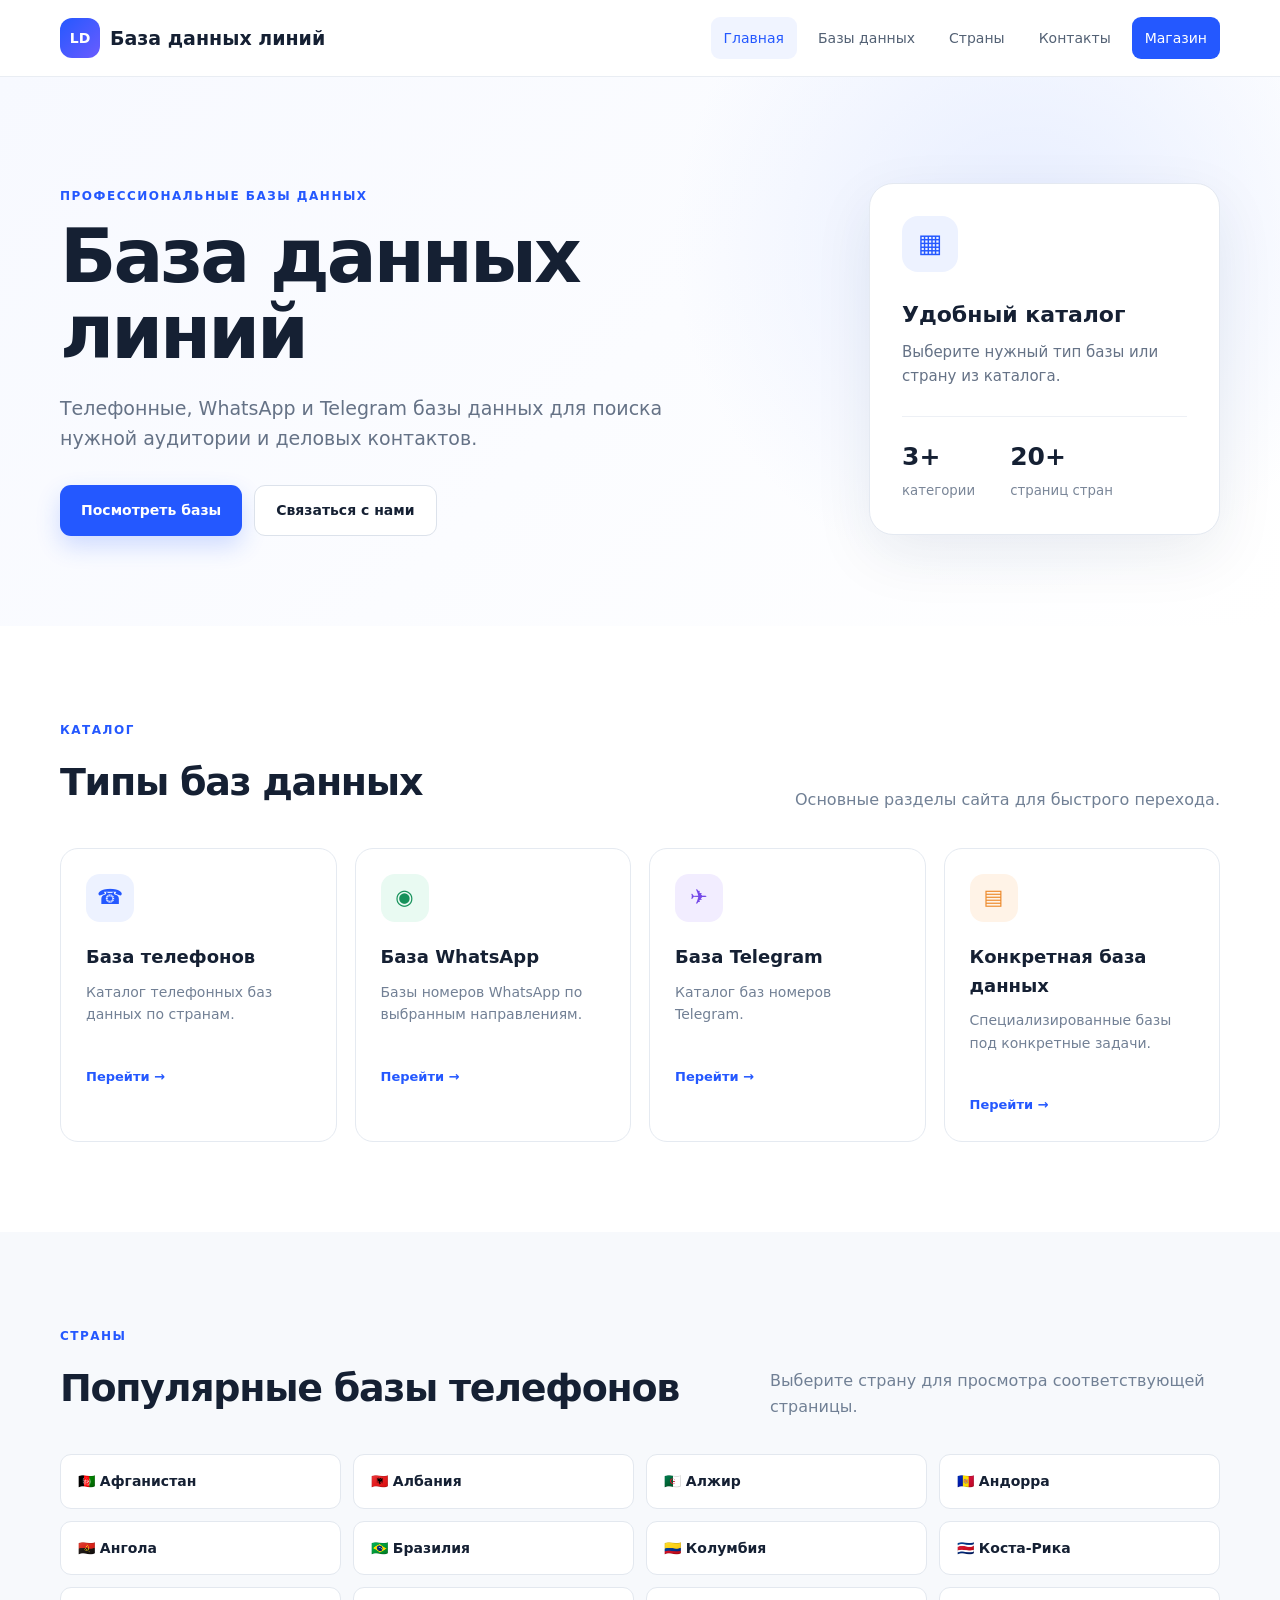
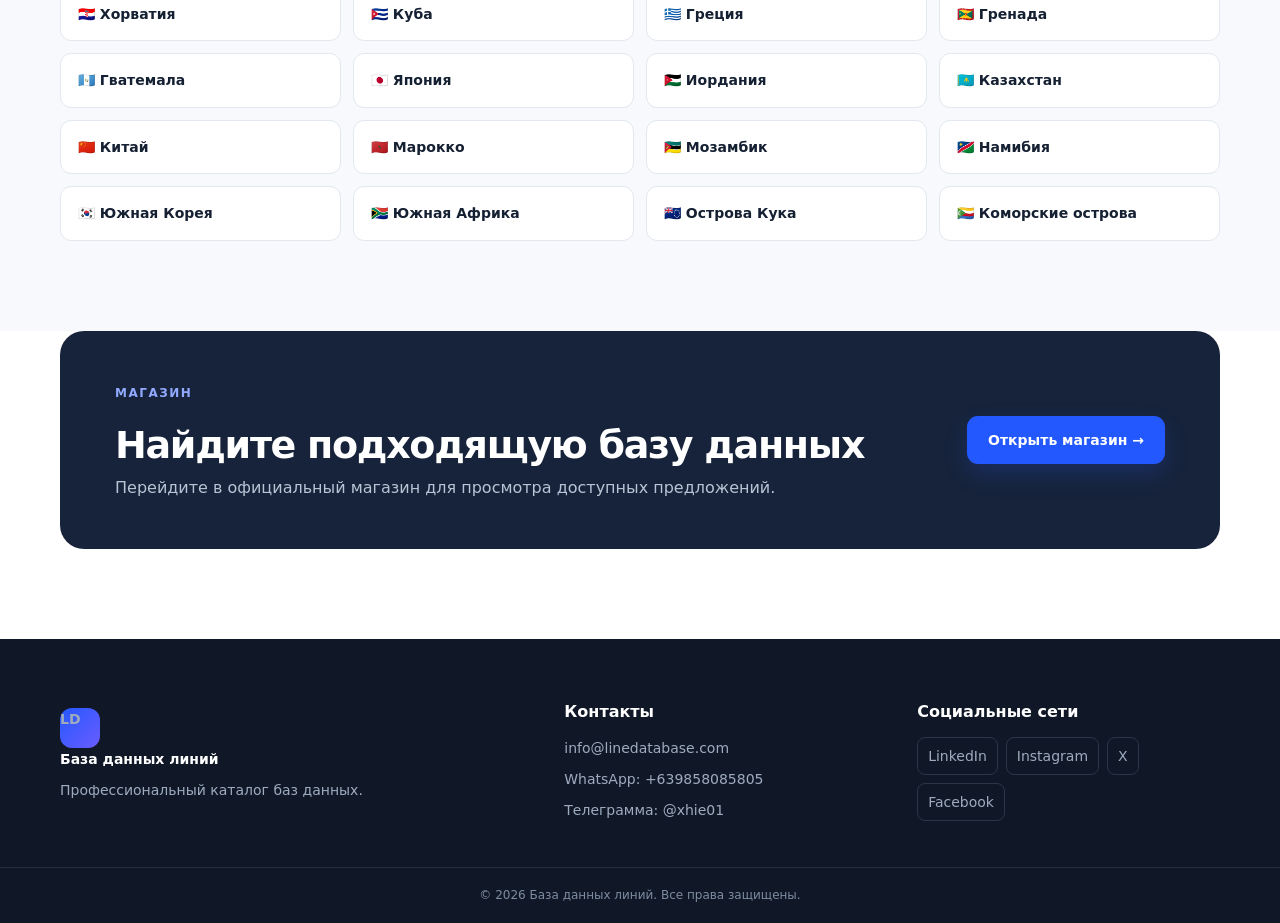
<file: index.html>
<!DOCTYPE html>
<html lang="ru">
<head>
  <meta charset="UTF-8">
  <meta name="viewport" content="width=device-width, initial-scale=1.0">
  <meta name="description" content="База данных линий — телефонные, WhatsApp и Telegram базы данных.">
  <title>База данных линий — Главная</title>
  <link rel="stylesheet" href="style.css">
</head>
<body>
<header class="header">
  <div class="container nav">
    <a class="logo" href="index.html"><span>LD</span> База данных линий</a>
    <button class="menu-toggle" aria-label="Открыть меню">☰</button>
    <nav id="navMenu">
      <a class="active" href="index.html">Главная</a>
      <a href="#categories">Базы данных</a>
      <a href="#countries">Страны</a>
      <a href="#contact">Контакты</a>
      <a class="shop-btn" href="https://linedatabase.com/shop" target="_blank" rel="noopener">Магазин</a>
    </nav>
  </div>
</header>

<main>
<section class="hero">
  <div class="container hero-grid">
    <div>
      <div class="eyebrow">Профессиональные базы данных</div>
      <h1>База данных линий</h1>
      <p>Телефонные, WhatsApp и Telegram базы данных для поиска нужной аудитории и деловых контактов.</p>
      <div class="hero-actions">
        <a class="btn primary" href="#categories">Посмотреть базы</a>
        <a class="btn secondary" href="#contact">Связаться с нами</a>
      </div>
    </div>
    <div class="hero-card">
      <div class="card-icon">▦</div>
      <h3>Удобный каталог</h3>
      <p>Выберите нужный тип базы или страну из каталога.</p>
      <div class="mini-stats"><div><strong>3+</strong><small>категории</small></div><div><strong>20+</strong><small>страниц стран</small></div></div>
    </div>
  </div>
</section>

<section id="categories" class="section">
  <div class="container">
    <div class="section-head">
      <div><span class="eyebrow">Каталог</span><h2>Типы баз данных</h2></div>
      <p>Основные разделы сайта для быстрого перехода.</p>
    </div>
    <div class="cards">
      <a class="service-card" href="https://linedatabase.com/phone-base" target="_blank" rel="noopener">
        <div class="icon blue">☎</div><h3>База телефонов</h3><p>Каталог телефонных баз данных по странам.</p><span>Перейти →</span>
      </a>
      <a class="service-card" href="https://linedatabase.com/whatsapp-number-database/" target="_blank" rel="noopener">
        <div class="icon green">◉</div><h3>База WhatsApp</h3><p>Базы номеров WhatsApp по выбранным направлениям.</p><span>Перейти →</span>
      </a>
      <a class="service-card" href="https://linedatabase.com/telegram-number-database/" target="_blank" rel="noopener">
        <div class="icon violet">✈</div><h3>База Telegram</h3><p>Каталог баз номеров Telegram.</p><span>Перейти →</span>
      </a>
      <a class="service-card" href="https://linedatabase.com/specific-database/" target="_blank" rel="noopener">
        <div class="icon orange">▤</div><h3>Конкретная база данных</h3><p>Специализированные базы под конкретные задачи.</p><span>Перейти →</span>
      </a>
    </div>
  </div>
</section>

<section id="countries" class="section alt">
  <div class="container">
    <div class="section-head">
      <div><span class="eyebrow">Страны</span><h2>Популярные базы телефонов</h2></div>
      <p>Выберите страну для просмотра соответствующей страницы.</p>
    </div>
    <div class="country-grid">
      <a href="https://linedatabase.com/afghanistan-phone-base/" target="_blank">🇦🇫 Афганистан</a>
      <a href="https://linedatabase.com/albania-phone-base/" target="_blank">🇦🇱 Албания</a>
      <a href="https://linedatabase.com/algeria-phone-base/" target="_blank">🇩🇿 Алжир</a>
      <a href="https://linedatabase.com/andorra-phone-base/" target="_blank">🇦🇩 Андорра</a>
      <a href="https://linedatabase.com/angola-phone-base/" target="_blank">🇦🇴 Ангола</a>
      <a href="https://linedatabase.com/brazil-phone-base/" target="_blank">🇧🇷 Бразилия</a>
      <a href="https://linedatabase.com/colombia-phone-base/" target="_blank">🇨🇴 Колумбия</a>
      <a href="https://linedatabase.com/costa-rica-phone-base/" target="_blank">🇨🇷 Коста-Рика</a>
      <a href="https://linedatabase.com/croatia-phone-base/" target="_blank">🇭🇷 Хорватия</a>
      <a href="https://linedatabase.com/cuba-phone-base/" target="_blank">🇨🇺 Куба</a>
      <a href="https://linedatabase.com/greece-phone-base/" target="_blank">🇬🇷 Греция</a>
      <a href="https://linedatabase.com/grenada-phone-base/" target="_blank">🇬🇩 Гренада</a>
      <a href="https://linedatabase.com/guatemala-phone-base/" target="_blank">🇬🇹 Гватемала</a>
      <a href="https://linedatabase.com/japan-phone-base/" target="_blank">🇯🇵 Япония</a>
      <a href="https://linedatabase.com/jordan-phone-base/" target="_blank">🇯🇴 Иордания</a>
      <a href="https://linedatabase.com/kazakhstan-phone-base/" target="_blank">🇰🇿 Казахстан</a>
      <a href="https://linedatabase.com/china-phone-base/" target="_blank">🇨🇳 Китай</a>
      <a href="https://linedatabase.com/morocco-phone-base/" target="_blank">🇲🇦 Марокко</a>
      <a href="https://linedatabase.com/mozambique-phone-base/" target="_blank">🇲🇿 Мозамбик</a>
      <a href="https://linedatabase.com/namibia-phone-base/" target="_blank">🇳🇦 Намибия</a>
      <a href="https://linedatabase.com/south-korea-phone-base/" target="_blank">🇰🇷 Южная Корея</a>
      <a href="https://linedatabase.com/south-africa-phone-base/" target="_blank">🇿🇦 Южная Африка</a>
      <a href="https://linedatabase.com/cook-islands-phone-base/" target="_blank">🇨🇰 Острова Кука</a>
      <a href="https://linedatabase.com/comoros-phone-base/" target="_blank">🇰🇲 Коморские острова</a>
    </div>
  </div>
</section>

<section class="section cta">
  <div class="container cta-box">
    <div><span class="eyebrow">Магазин</span><h2>Найдите подходящую базу данных</h2><p>Перейдите в официальный магазин для просмотра доступных предложений.</p></div>
    <a class="btn primary" href="https://linedatabase.com/shop" target="_blank" rel="noopener">Открыть магазин →</a>
  </div>
</section>
</main>

<footer id="contact" class="footer">
  <div class="container footer-grid">
    <div><a class="logo light" href="index.html"><span>LD</span> База данных линий</a><p>Профессиональный каталог баз данных.</p></div>
    <div><h4>Контакты</h4><a href="mailto:info@linedatabase.com">info@linedatabase.com</a><a href="https://wa.me/639858085805" target="_blank">WhatsApp: +639858085805</a><span>Телеграмма: @xhie01</span></div>
    <div><h4>Социальные сети</h4><div class="socials"><a href="https://www.linkedin.com/company/linedatabase" target="_blank">LinkedIn</a><a href="https://www.instagram.com/linedatabases/" target="_blank">Instagram</a><a href="https://x.com/linedatabase" target="_blank">X</a><a href="https://www.facebook.com/linedatabase" target="_blank">Facebook</a></div></div>
  </div>
  <div class="copyright">© 2026 База данных линий. Все права защищены.</div>
</footer>
<script src="script.js"></script>
</body>
</html>
</file>
<file: style.css>
*{box-sizing:border-box;margin:0;padding:0}html{scroll-behavior:smooth}body{font-family:Inter,system-ui,-apple-system,BlinkMacSystemFont,"Segoe UI",Arial,sans-serif;color:#152033;background:#fff;line-height:1.6}a{text-decoration:none;color:inherit}.container{width:min(1160px,92%);margin:auto}.header{position:sticky;top:0;z-index:20;background:rgba(255,255,255,.94);backdrop-filter:blur(12px);border-bottom:1px solid #e9edf3}.nav{min-height:76px;display:flex;align-items:center;justify-content:space-between;gap:25px}.logo{font-size:19px;font-weight:800;display:flex;align-items:center;gap:10px}.logo span{display:grid;place-items:center;width:40px;height:40px;border-radius:12px;background:linear-gradient(135deg,#2458ff,#6a5cff);color:#fff;font-size:14px}.nav nav{display:flex;align-items:center;gap:8px}.nav nav a{padding:10px 13px;border-radius:9px;font-size:14px;color:#536174}.nav nav a:hover,.nav nav a.active{background:#f0f4ff;color:#2458ff}.nav .shop-btn{background:#2458ff!important;color:#fff!important}.menu-toggle{display:none;border:0;background:none;font-size:27px}.hero{background:radial-gradient(circle at 80% 30%,#e6edff 0,transparent 32%),linear-gradient(135deg,#f7f9ff,#fff);padding:105px 0 90px}.hero-grid{display:grid;grid-template-columns:1.35fr .65fr;gap:80px;align-items:center}.eyebrow{display:inline-block;color:#2458ff;text-transform:uppercase;letter-spacing:1.5px;font-size:12px;font-weight:800;margin-bottom:12px}.hero h1{font-size:clamp(45px,6vw,74px);line-height:1.03;letter-spacing:-3px;margin-bottom:22px}.hero p{font-size:19px;color:#657286;max-width:680px}.hero-actions{display:flex;gap:12px;margin-top:32px}.btn{display:inline-flex;align-items:center;justify-content:center;padding:13px 21px;border-radius:11px;font-weight:700;font-size:14px}.primary{background:#2458ff;color:#fff;box-shadow:0 10px 25px rgba(36,88,255,.2)}.secondary{border:1px solid #dce2eb;background:#fff}.hero-card{background:#fff;border:1px solid #e4e9f1;border-radius:24px;padding:32px;box-shadow:0 20px 60px rgba(30,45,80,.08)}.card-icon{width:56px;height:56px;border-radius:16px;background:#edf2ff;color:#2458ff;display:grid;place-items:center;font-size:26px;margin-bottom:25px}.hero-card h3{font-size:22px;margin-bottom:8px}.hero-card p{font-size:15px}.mini-stats{display:flex;gap:35px;margin-top:28px;border-top:1px solid #edf0f5;padding-top:20px}.mini-stats strong{display:block;font-size:25px}.mini-stats small{color:#7a8698}.section{padding:90px 0}.alt{background:#f7f9fc}.section-head{display:flex;justify-content:space-between;gap:30px;align-items:end;margin-bottom:35px}.section h2{font-size:38px;letter-spacing:-1.3px}.section-head p{color:#718095;max-width:450px}.cards{display:grid;grid-template-columns:repeat(4,1fr);gap:18px}.service-card{background:#fff;border:1px solid #e5eaf1;border-radius:18px;padding:25px;transition:.25s}.service-card:hover{transform:translateY(-5px);box-shadow:0 15px 35px rgba(24,38,70,.09);border-color:#cbd6ff}.service-card .icon{width:48px;height:48px;border-radius:14px;display:grid;place-items:center;font-size:21px;margin-bottom:21px}.blue{background:#edf2ff;color:#2458ff}.green{background:#e9faf2;color:#15915a}.violet{background:#f2edff;color:#7548e8}.orange{background:#fff3e7;color:#ed8a2c}.service-card h3{font-size:18px;margin-bottom:9px}.service-card p{font-size:14px;color:#728095;min-height:68px}.service-card span{display:block;color:#2458ff;font-weight:700;font-size:13px;margin-top:18px}.country-grid{display:grid;grid-template-columns:repeat(4,1fr);gap:12px}.country-grid a{background:#fff;border:1px solid #e3e8ef;border-radius:11px;padding:15px 17px;font-weight:600;font-size:14px;transition:.2s}.country-grid a:hover{border-color:#aebeff;color:#2458ff;transform:translateY(-2px)}.cta{padding-top:0}.cta-box{background:#17233a;color:#fff;border-radius:24px;padding:48px 55px;display:flex;justify-content:space-between;align-items:center;gap:30px}.cta-box p{color:#b9c4d6}.cta-box .eyebrow{color:#91aaff}.footer{background:#101827;color:#d8dfeb;padding-top:60px}.footer-grid{display:grid;grid-template-columns:1.5fr 1fr 1fr;gap:50px;padding-bottom:45px}.footer .light{color:#fff}.footer p,.footer a,.footer span{display:block;color:#9eabbf;font-size:14px;margin-top:9px}.footer h4{color:#fff;margin-bottom:12px}.socials{display:flex;flex-wrap:wrap;gap:8px}.socials a{margin:0;padding:7px 10px;border:1px solid #2a3548;border-radius:8px}.copyright{text-align:center;border-top:1px solid #222d3e;padding:18px;color:#7e8ca0;font-size:12px}@media(max-width:900px){.cards{grid-template-columns:repeat(2,1fr)}.country-grid{grid-template-columns:repeat(3,1fr)}.hero-grid{grid-template-columns:1fr;gap:40px}.footer-grid{grid-template-columns:1fr 1fr}.nav nav{display:none;position:absolute;left:4%;right:4%;top:68px;background:#fff;border:1px solid #e5eaf1;border-radius:14px;padding:10px;box-shadow:0 15px 40px #15203318;flex-direction:column;align-items:stretch}.nav nav.open{display:flex}.menu-toggle{display:block}}@media(max-width:600px){.hero{padding:70px 0}.hero h1{letter-spacing:-2px}.hero p{font-size:16px}.hero-actions{flex-direction:column}.section{padding:65px 0}.section-head{display:block}.section h2{font-size:31px;margin-bottom:8px}.cards,.country-grid,.footer-grid{grid-template-columns:1fr}.cta-box{padding:32px 25px;display:block}.cta-box .btn{margin-top:22px;width:100%}}
</file>
